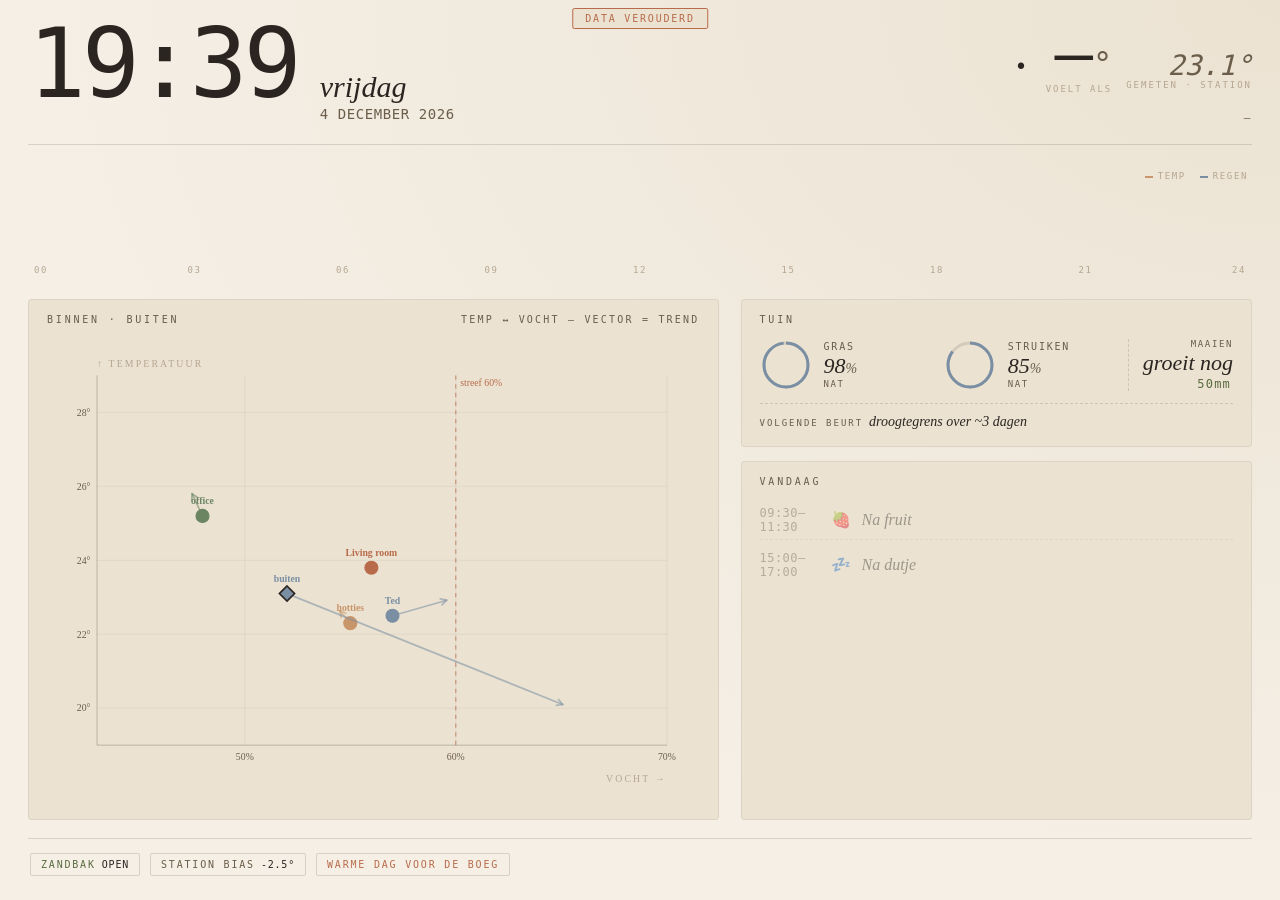
<file: docs/ipad.html>
<!DOCTYPE html>
<html lang="nl" data-theme="light">
<head>
<meta charset="UTF-8">
<meta name="viewport" content="width=device-width, initial-scale=1.0, viewport-fit=cover">
<meta name="apple-mobile-web-app-capable" content="yes">
<meta name="apple-mobile-web-app-status-bar-style" content="black-translucent">
<meta name="apple-mobile-web-app-title" content="Humus">
<meta name="theme-color" content="#f5efe6" media="(prefers-color-scheme: light)">
<meta name="theme-color" content="#0c0e14" media="(prefers-color-scheme: dark)">
<meta http-equiv="Content-Security-Policy" content="
  default-src 'none';
  script-src 'self';
  style-src 'self' 'unsafe-inline' https://fonts.googleapis.com;
  font-src https://fonts.gstatic.com;
  img-src 'self' data:;
  connect-src 'self' https://api.open-meteo.com https://air-quality-api.open-meteo.com;
  frame-ancestors 'none';
  base-uri 'none';
  form-action 'none';
">
<title>Humus &amp; Heaven · vandaag</title>
<link href="https://fonts.googleapis.com/css2?family=Cormorant+Garamond:ital,wght@0,400;0,500;0,600;1,400;1,500&family=JetBrains+Mono:wght@300;400;500;600&display=swap" rel="stylesheet" crossorigin="anonymous">
<style>
:root {
  --bg: #f5efe6;
  --bg-2: #ebe2d2;
  --ink: #2a2520;
  --ink-soft: #6b5d4a;
  --ink-faint: #b5a690;
  --hair: rgba(42, 37, 32, 0.15);
  --hair-soft: rgba(42, 37, 32, 0.08);
  --moss: #5a6b3e;
  --sage: #8aa376;
  --sun: #c9956a;
  --rain: #7a8fa3;
  --clay: #b86b4a;
  --good: #5a6b3e;
  --warn: #c4823f;
  --dry: #b86b4a;
}
[data-theme="dark"] {
  --bg: #0c0e14;
  --bg-2: #14181f;
  --ink: #e8e0d4;
  --ink-soft: #968b7a;
  --ink-faint: #4e4a44;
  --hair: rgba(232, 224, 212, 0.13);
  --hair-soft: rgba(232, 224, 212, 0.06);
  --moss: #9bb085;
  --sage: #b5c8a1;
  --sun: #d4a47a;
  --rain: #8aa3b8;
  --clay: #c97e60;
  --good: #9bb085;
  --warn: #d4a47a;
  --dry: #c97e60;
}
* { box-sizing: border-box; margin: 0; padding: 0; }
html, body {
  height: 100%;
  overflow: hidden;
  background: var(--bg);
  color: var(--ink);
  font-family: "Cormorant Garamond", Georgia, serif;
  -webkit-font-smoothing: antialiased;
  transition: background 1.2s ease, color 1.2s ease;
}
.mono { font-family: "JetBrains Mono", ui-monospace, monospace; font-feature-settings: "tnum"; }
.caps { font-family: "JetBrains Mono", ui-monospace, monospace; font-size: 10px; letter-spacing: 0.22em; text-transform: uppercase; color: var(--ink-soft); }

.dash {
  height: 100vh;
  height: 100dvh;
  padding: 24px 28px;
  display: grid;
  grid-template-rows: auto auto 1fr auto;
  gap: 18px;
  background: radial-gradient(ellipse at top right, var(--bg-2) 0%, var(--bg) 70%);
}

/* ─── HERO ────────────────────────────────────────────────── */
.hero {
  display: grid;
  grid-template-columns: 1fr auto;
  align-items: end;
  gap: 28px;
  padding-bottom: 16px;
  border-bottom: 1px solid var(--hair);
}
.hero-left { display: flex; align-items: baseline; gap: 22px; }
.clock {
  font-family: "JetBrains Mono", monospace;
  font-weight: 300;
  font-size: 96px;
  line-height: 0.85;
  letter-spacing: -0.04em;
  color: var(--ink);
}
.date-block { padding-bottom: 6px; }
.weekday {
  font-style: italic;
  font-size: 30px;
  font-weight: 500;
  line-height: 1;
}
.daydate {
  font-size: 14px;
  color: var(--ink-soft);
  margin-top: 4px;
  letter-spacing: 0.04em;
}
.hero-right {
  display: grid;
  grid-template-columns: auto auto;
  gap: 18px;
  align-items: end;
  padding-bottom: 4px;
}
.wx-icon {
  font-size: 54px;
  line-height: 1;
  filter: grayscale(0.1);
}
.wx-temps {
  display: flex;
  align-items: baseline;
  gap: 14px;
  font-family: "Cormorant Garamond", serif;
}
.wx-temp { display: flex; flex-direction: column; align-items: flex-end; line-height: 0.9; }
.wx-perceived {
  font-size: 64px;
  font-weight: 500;
  color: var(--ink);
  font-feature-settings: "tnum";
}
.wx-perceived .deg { font-size: 32px; color: var(--ink-soft); }
.wx-measured {
  font-size: 28px;
  color: var(--ink-soft);
  font-style: italic;
  font-feature-settings: "tnum";
}
.wx-micro {
  font-family: "JetBrains Mono", monospace;
  font-size: 9px;
  letter-spacing: 0.22em;
  text-transform: uppercase;
  color: var(--ink-faint);
  margin-top: 2px;
}
.wx-meta {
  grid-column: 1 / -1;
  font-family: "JetBrains Mono", monospace;
  font-size: 11px;
  letter-spacing: 0.15em;
  text-transform: uppercase;
  color: var(--ink-soft);
  text-align: right;
}

/* ─── TIMELINE ────────────────────────────────────────────── */
.timeline {
  padding: 8px 4px 6px;
  position: relative;
}
.timeline-svg {
  width: 100%;
  height: 90px;
  display: block;
}
.timeline-axis {
  display: flex;
  justify-content: space-between;
  font-family: "JetBrains Mono", monospace;
  font-size: 9px;
  letter-spacing: 0.18em;
  color: var(--ink-faint);
  margin-top: 4px;
  padding: 0 2px;
}
.timeline-axis span { width: 24px; text-align: center; }
.timeline-axis span:first-child { text-align: left; }
.timeline-axis span:last-child  { text-align: right; }
.timeline-legend {
  position: absolute;
  top: 8px; right: 4px;
  font-family: "JetBrains Mono", monospace;
  font-size: 9px;
  letter-spacing: 0.18em;
  color: var(--ink-faint);
  text-transform: uppercase;
  display: flex; gap: 14px;
}
.legend-dot { display: inline-block; width: 8px; height: 2px; vertical-align: middle; margin-right: 5px; }

/* ─── BODY ────────────────────────────────────────────────── */
.body {
  display: grid;
  grid-template-columns: minmax(0, 1.35fr) minmax(0, 1fr);
  gap: 22px;
  min-height: 0;
}
.panel-title {
  font-family: "JetBrains Mono", monospace;
  font-size: 10px;
  letter-spacing: 0.28em;
  text-transform: uppercase;
  color: var(--ink-soft);
  margin-bottom: 14px;
  font-weight: 500;
}

/* rooms — scatter plot panel */
.rooms-panel {
  padding: 14px 18px 14px;
  background: var(--bg-2);
  border: 1px solid var(--hair-soft);
  border-radius: 4px;
  display: flex;
  flex-direction: column;
  min-height: 0;
}
.rooms-head {
  display: flex;
  justify-content: space-between;
  align-items: baseline;
  margin-bottom: 8px;
}
.rooms-head .panel-title { margin-bottom: 0; }
.rooms-out {
  font-family: "JetBrains Mono", monospace;
  font-size: 10px;
  letter-spacing: 0.22em;
  text-transform: uppercase;
  color: var(--ink-soft);
}
.rooms-out strong {
  font-family: "Cormorant Garamond", serif;
  font-style: italic;
  font-weight: 500;
  font-size: 18px;
  color: var(--ink);
  letter-spacing: 0;
  margin: 0 6px;
}
.rooms-scatter { flex: 1; width: 100%; height: 100%; display: block; min-height: 0; }
.stamp {
  display: inline-block;
  padding: 3px 9px;
  font-family: "JetBrains Mono", monospace;
  font-size: 10px;
  letter-spacing: 0.22em;
  text-transform: uppercase;
  border: 1.2px solid currentColor;
  border-radius: 2px;
  transform: rotate(-1deg);
}
.stamp-open { color: var(--moss); }
.stamp-dicht { color: var(--clay); }

/* aside stack — Tuin (+ Maaien), Vandaag. Vandaag absorbs the slack so
   it always fills the column. Chips live in their own full-width row
   below the body. */
.aside {
  display: flex;
  flex-direction: column;
  gap: 14px;
  min-height: 0;
}
.aside .panel-vandaag {
  flex: 1;
  min-height: 0;
  display: flex;
  flex-direction: column;
}
.aside .panel-vandaag .blocks-list {
  flex: 1;
  min-height: 0;
  overflow: hidden;
}
.panel {
  padding: 14px 18px 16px;
  background: var(--bg-2);
  border: 1px solid var(--hair-soft);
  border-radius: 4px;
}

/* soil */
.soil-row {
  display: grid;
  grid-template-columns: 1fr 1fr;
  gap: 14px;
  align-items: center;
}
.gauge { display: flex; align-items: center; gap: 12px; }
.gauge svg { flex: none; }
.gauge-info { display: flex; flex-direction: column; }
.gauge-zone {
  font-family: "JetBrains Mono", monospace;
  font-size: 10px;
  letter-spacing: 0.18em;
  text-transform: uppercase;
  color: var(--ink-soft);
}
.gauge-pct {
  font-family: "Cormorant Garamond", serif;
  font-style: italic;
  font-size: 22px;
  line-height: 1.05;
  margin-top: 2px;
}
.gauge-state {
  font-family: "JetBrains Mono", monospace;
  font-size: 9px;
  letter-spacing: 0.18em;
  text-transform: uppercase;
  color: var(--ink-soft);
  margin-top: 2px;
}
.soil-next {
  margin-top: 12px;
  padding-top: 10px;
  border-top: 1px dashed var(--hair);
  font-style: italic;
  font-size: 14px;
  color: var(--ink);
}
.soil-next .lbl {
  font-family: "JetBrains Mono", monospace;
  font-size: 9px;
  letter-spacing: 0.22em;
  text-transform: uppercase;
  color: var(--ink-soft);
  font-style: normal;
  margin-right: 6px;
}

/* tuin row — gauges + maaien side by side, sharing one horizontal band */
.tuin-row {
  display: grid;
  grid-template-columns: minmax(0, 1fr) auto;
  gap: 14px;
  align-items: center;
}
.mow-compact {
  display: flex;
  flex-direction: column;
  align-items: flex-end;
  text-align: right;
  padding-left: 14px;
  border-left: 1px dashed var(--hair);
  min-width: 78px;
}
.mow-compact .mow-label {
  margin-bottom: 2px;
  font-size: 9px;
  letter-spacing: 0.18em;
}
.mow-compact .mow-when {
  font-family: "Cormorant Garamond", serif;
  font-style: italic;
  font-size: 22px;
  line-height: 1.05;
  color: var(--ink);
}
.mow-compact .mow-when .big {
  font-family: "Cormorant Garamond", serif;
  font-style: italic;
  font-weight: 500;
  font-size: 22px;
  color: var(--ink);
}
.mow-compact .mow-height {
  font-family: "JetBrains Mono", monospace;
  font-size: 10px;
  letter-spacing: 0.12em;
  color: var(--ink-soft);
  margin-top: 2px;
}
.mow-compact .mow-height .mm {
  color: var(--moss);
  font-size: 12px;
  font-weight: 500;
  margin-right: 2px;
}

/* time blocks */
.blocks-list {
  display: flex;
  flex-direction: column;
  gap: 6px;
}
.block {
  display: grid;
  grid-template-columns: 60px 22px minmax(0, 1fr) auto;
  align-items: center;
  gap: 10px;
  padding: 5px 0;
  border-bottom: 1px dashed var(--hair);
}
.block:last-child { border-bottom: none; }
.block.past { opacity: 0.4; }
.block.now {
  margin: 0 -10px;
  padding: 5px 10px;
  background: var(--bg);
  border-radius: 3px;
  border-bottom: 1px solid var(--hair-soft);
}
.block-time {
  font-family: "JetBrains Mono", monospace;
  font-size: 12px;
  color: var(--ink-soft);
  letter-spacing: 0.04em;
}
.block-icon { font-size: 16px; line-height: 1; text-align: center; }
.block-name {
  font-size: 16px;
  font-style: italic;
  overflow: hidden;
  text-overflow: ellipsis;
  white-space: nowrap;
}
.block-wx {
  font-family: "JetBrains Mono", monospace;
  font-size: 11px;
  letter-spacing: 0.06em;
  color: var(--ink-soft);
  display: inline-flex;
  align-items: baseline;
  gap: 6px;
  white-space: nowrap;
}
.block-wx .wx-g { font-family: "Cormorant Garamond", serif; font-size: 14px; letter-spacing: 0; }
.block-wx .wx-t { color: var(--ink); }
.block-wx .wx-p { color: var(--rain); }

/* chips — full-width row across the bottom of the dashboard */
.chips {
  display: flex;
  flex-wrap: wrap;
  gap: 10px;
  padding: 14px 2px 0;
  border-top: 1px solid var(--hair);
}
.chip {
  font-family: "JetBrains Mono", monospace;
  font-size: 10px;
  letter-spacing: 0.18em;
  text-transform: uppercase;
  color: var(--ink-soft);
  padding: 5px 10px;
  border: 1px solid var(--hair);
  border-radius: 2px;
  display: inline-flex;
  align-items: center;
  gap: 6px;
}
.chip strong {
  color: var(--ink);
  font-weight: 500;
  letter-spacing: 0.08em;
}

/* debug overlay */
#diag {
  position: fixed; bottom: 6px; left: 6px; right: 6px;
  max-height: 30vh; overflow: auto;
  font-family: "JetBrains Mono", monospace; font-size: 10px;
  color: var(--ink-soft); background: rgba(0,0,0,0.04);
  padding: 6px 8px; border: 1px solid var(--hair); border-radius: 2px;
  white-space: pre-wrap; z-index: 9;
}

/* status banner */
.stale-banner {
  position: fixed;
  top: 8px; left: 50%;
  transform: translateX(-50%);
  padding: 4px 12px;
  background: var(--bg-2);
  border: 1px solid var(--clay);
  color: var(--clay);
  font-family: "JetBrains Mono", monospace;
  font-size: 10px;
  letter-spacing: 0.18em;
  text-transform: uppercase;
  border-radius: 2px;
  display: none;
  z-index: 10;
}
.stale-banner.show { display: block; }

/* loading state */
.loading { opacity: 0.45; }
.dim { color: var(--ink-faint); }

/* portrait fallback */
@media (orientation: portrait) {
  .dash { grid-template-rows: auto auto 1fr auto; }
  .body { grid-template-columns: 1fr; }
}
</style>
</head>
<body>
<div class="stale-banner" id="stale-banner">data verouderd</div>
<pre id="diag" hidden></pre>
<main class="dash" id="dash">

  <section class="hero">
    <div class="hero-left">
      <div class="clock mono" id="clock">--:--</div>
      <div class="date-block">
        <div class="weekday" id="weekday">—</div>
        <div class="daydate caps" id="daydate">—</div>
      </div>
    </div>
    <div class="hero-right">
      <div class="wx-icon" id="wx-icon">·</div>
      <div class="wx-temps">
        <div class="wx-temp">
          <span class="wx-perceived mono"><span id="wx-perceived">—</span><span class="deg">°</span></span>
          <span class="wx-micro">voelt als</span>
        </div>
        <div class="wx-temp">
          <span class="wx-measured mono" id="wx-measured">—°</span>
          <span class="wx-micro">gemeten</span>
        </div>
      </div>
      <div class="wx-meta" id="wx-meta">—</div>
    </div>
  </section>

  <section class="timeline">
    <div class="timeline-legend">
      <span><span class="legend-dot" style="background:var(--sun)"></span>temp</span>
      <span><span class="legend-dot" style="background:var(--rain)"></span>regen</span>
    </div>
    <svg class="timeline-svg" id="timeline" viewBox="0 0 1000 90" preserveAspectRatio="none"></svg>
    <div class="timeline-axis">
      <span>00</span><span>03</span><span>06</span><span>09</span><span>12</span><span>15</span><span>18</span><span>21</span><span>24</span>
    </div>
  </section>

  <section class="body">
    <div class="rooms-panel">
      <div class="rooms-head">
        <span class="panel-title">binnen · buiten</span>
        <span class="rooms-out">temp ↔ vocht — vector = trend</span>
      </div>
      <svg id="rooms-scatter" class="rooms-scatter" viewBox="0 0 600 400" preserveAspectRatio="xMidYMid meet"></svg>
    </div>
    <div class="aside">
      <div class="panel">
        <div class="panel-title">tuin</div>
        <div class="tuin-row">
          <div class="soil-row" id="soil-row"></div>
          <div class="mow-compact">
            <span class="caps mow-label">maaien</span>
            <div class="mow-when" id="mow-when">—</div>
            <div class="mow-height" id="mow-height"></div>
          </div>
        </div>
        <div class="soil-next" id="soil-next"><span class="lbl">volgende beurt</span><span id="soil-next-text">—</span></div>
      </div>
      <div class="panel panel-vandaag">
        <div class="panel-title">vandaag</div>
        <div class="blocks-list" id="blocks-list"></div>
      </div>
    </div>
  </section>

  <div class="chips" id="chips"></div>

</main>

<script src="js/ipad.js"></script>
</body>
</html>
</file>
